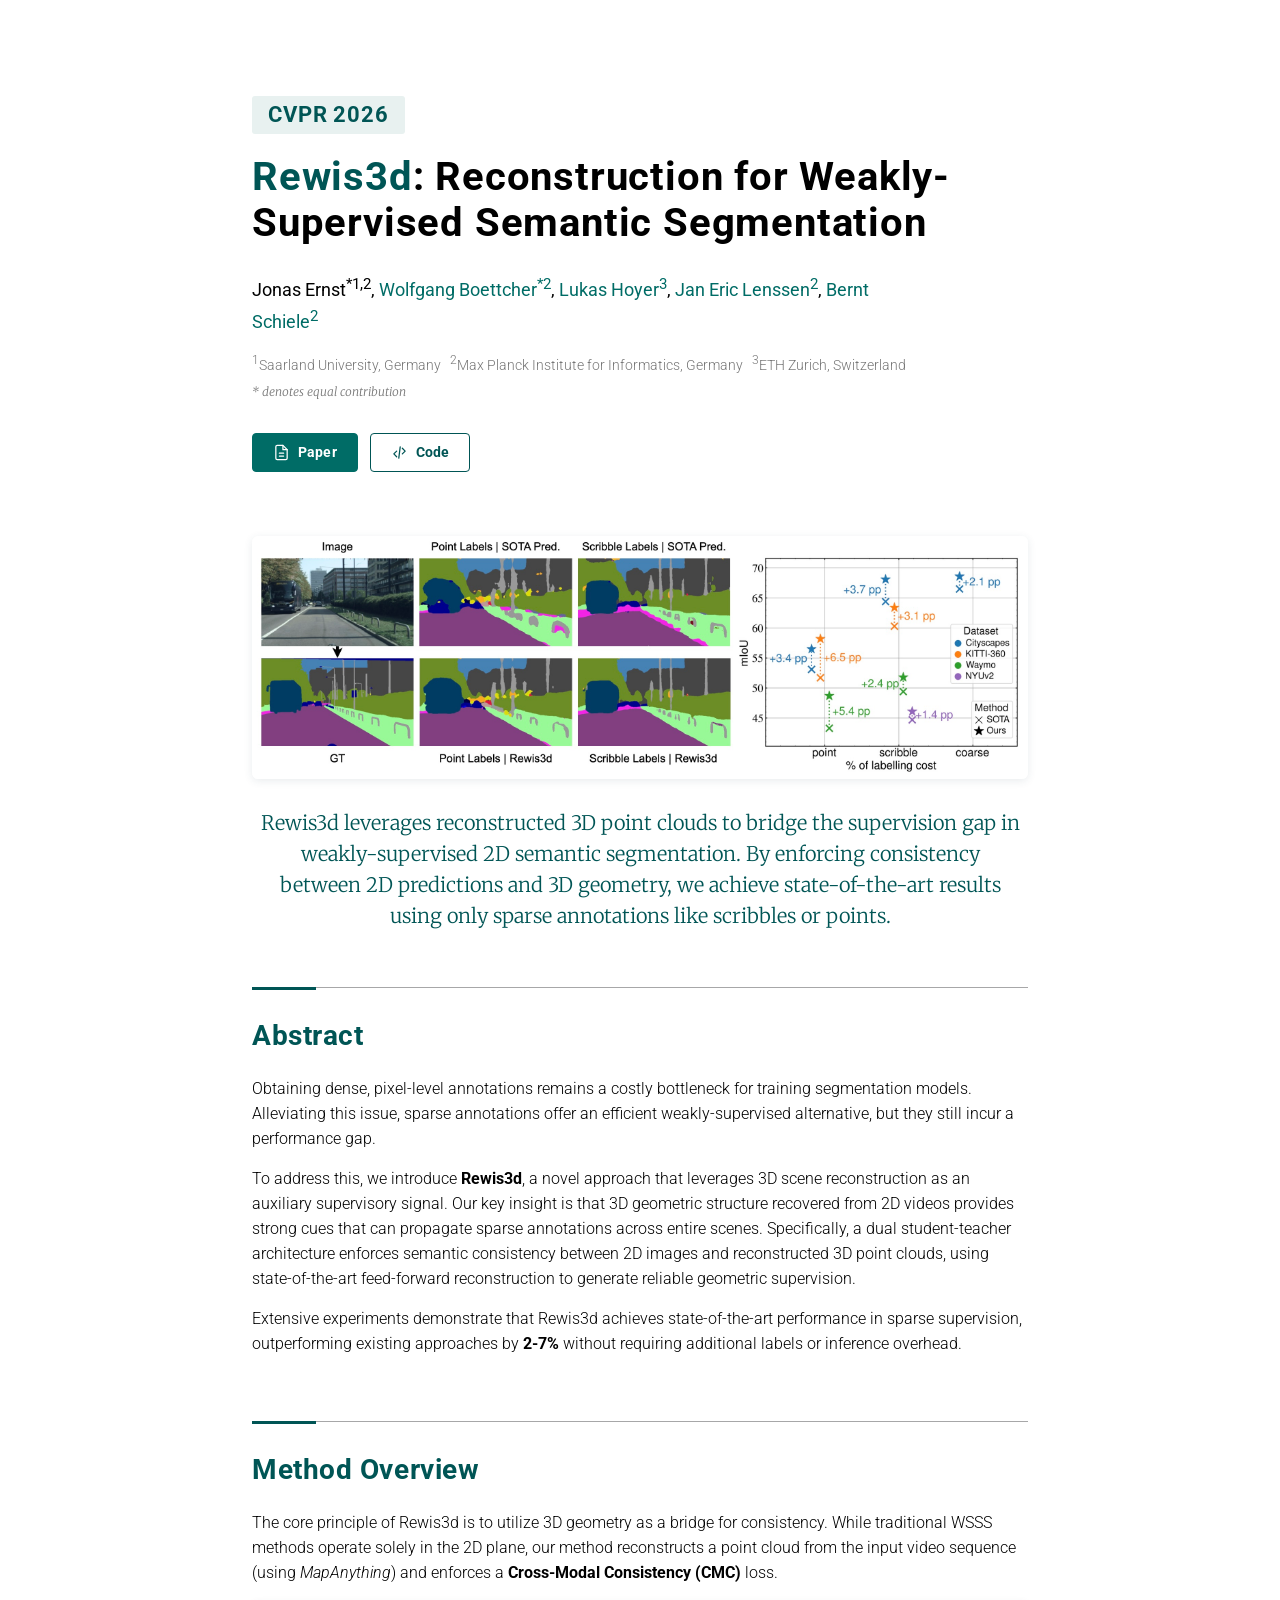
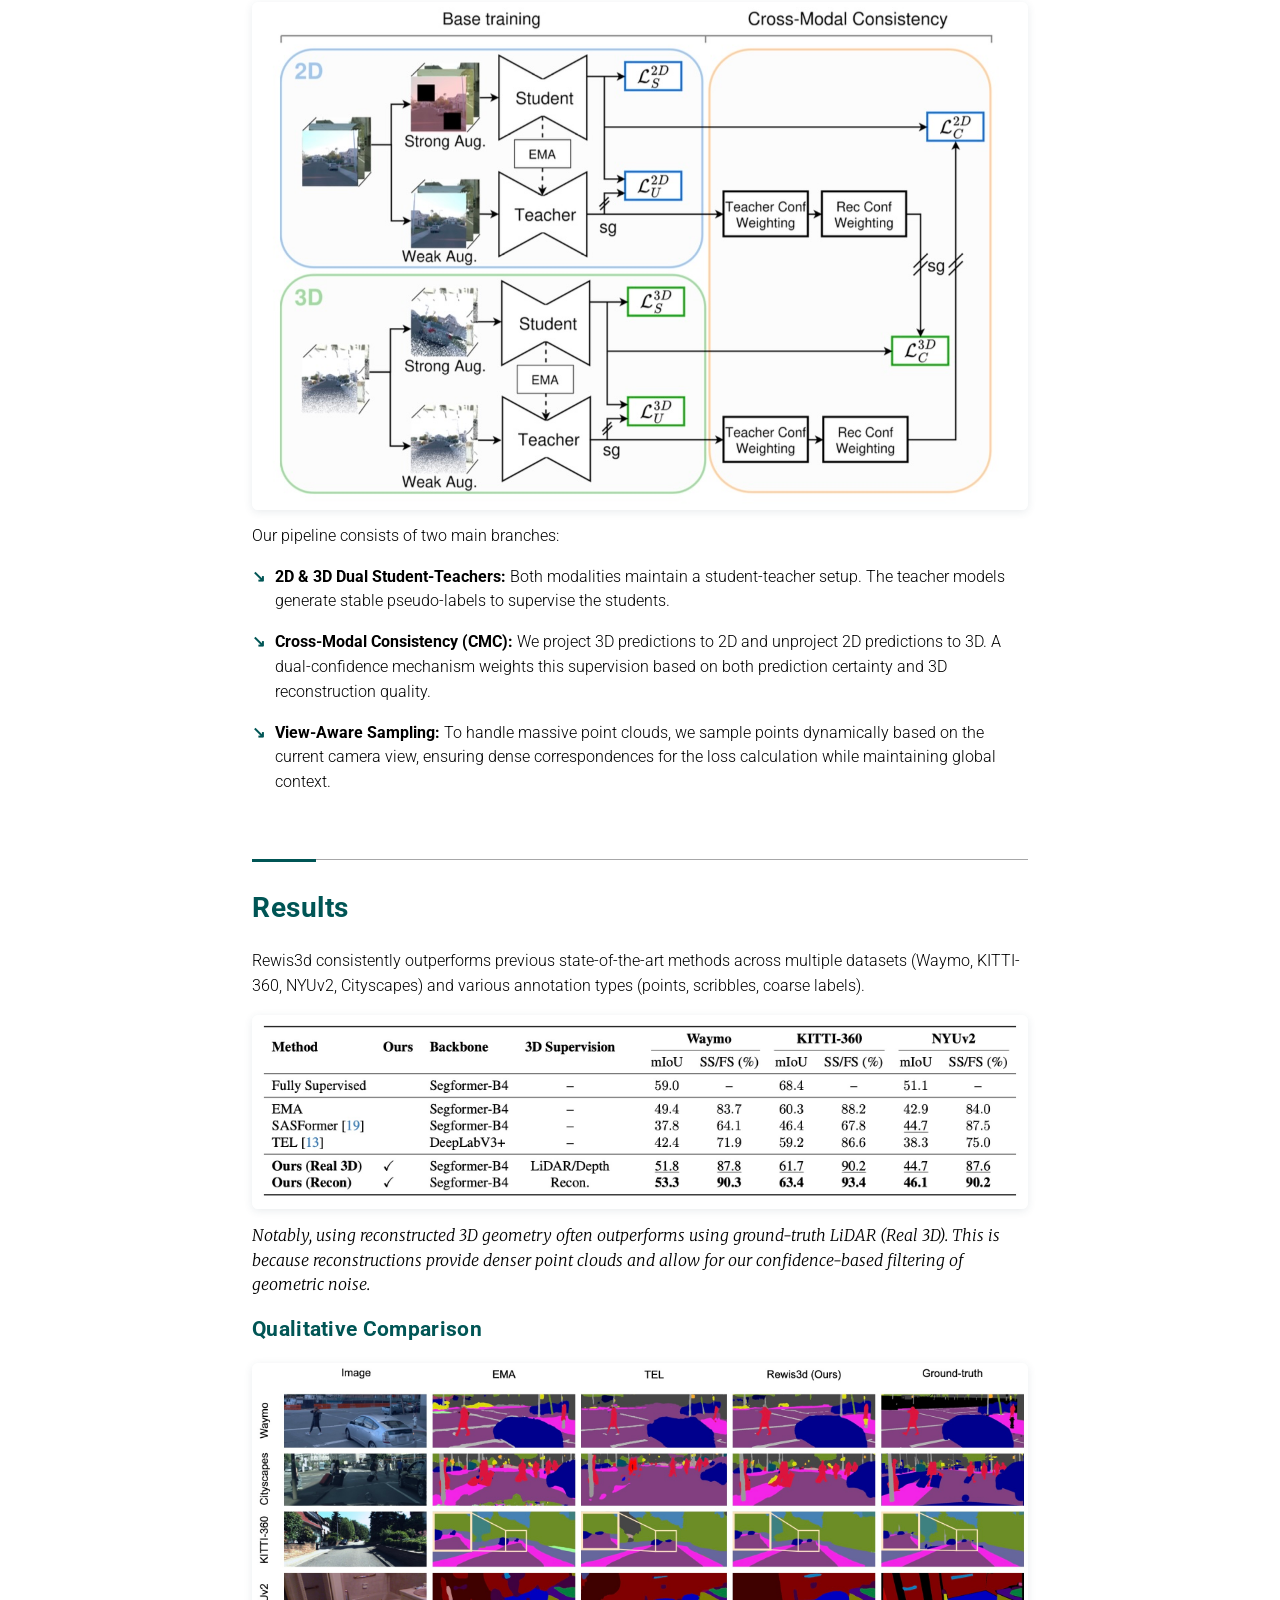
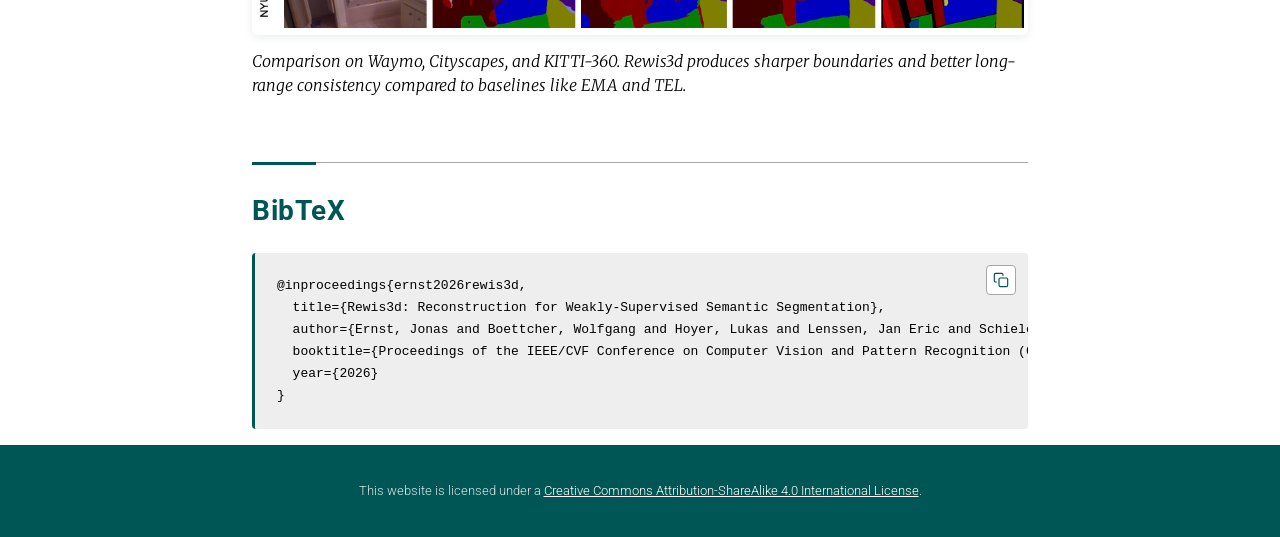
<file: index.html>
<!DOCTYPE html>
<html lang="en">
<head>
  <meta charset="utf-8">
  <meta name="description"
        content="Rewis3d: Reconstruction for Weakly-Supervised Semantic Segmentation">
  <meta name="keywords" content="Rewis3d, Semantic Segmentation, Weak Supervision, 3D Reconstruction, CVPR">
  <meta name="viewport" content="width=device-width, initial-scale=1">
  <title>Rewis3d: Reconstruction for Weakly-Supervised Semantic Segmentation</title>

  <link rel="preconnect" href="https://fonts.googleapis.com">
  <link rel="preconnect" href="https://fonts.gstatic.com" crossorigin>
  <link href="https://fonts.googleapis.com/css2?family=Roboto:ital,wght@0,300;0,400;0,500;0,700;1,300;1,400;1,500;1,700&family=Merriweather:ital,wght@0,300;0,400;0,700;1,300;1,400;1,700&display=swap"
        rel="stylesheet">
  <link rel="stylesheet" href="css/styles.css">
  <link rel="icon" href="figures/icon_small.jpeg" type="image/jpeg">
</head>
<body>

<section class="hero">
  <span class="badge">CVPR 2026</span>

  <h1 class="hero-title"><span class="accent">Rewis3d</span>: Reconstruction for Weakly-Supervised Semantic Segmentation</h1>

  <div class="authors">
    <span>Jonas Ernst<sup>*1,2</sup></span>,
    <a href="https://wbkit.github.io/" target="_blank" rel="noopener">Wolfgang Boettcher<sup>*2</sup></a>,
    <a href="https://lhoyer.github.io/" target="_blank" rel="noopener">Lukas Hoyer<sup>3</sup></a>,
    <a href="https://janericlenssen.github.io/" target="_blank" rel="noopener">Jan Eric Lenssen<sup>2</sup></a>,
    <a href="https://www.mpi-inf.mpg.de/departments/computer-vision-and-machine-learning/people/bernt-schiele" target="_blank" rel="noopener">Bernt Schiele<sup>2</sup></a>
  </div>

  <div class="affiliations">
    <sup>1</sup>Saarland University, Germany&nbsp;&nbsp;&nbsp;<sup>2</sup>Max Planck Institute for Informatics, Germany&nbsp;&nbsp;&nbsp;<sup>3</sup>ETH Zurich, Switzerland
  </div>

  <div class="contrib-note">* denotes equal contribution</div>

  <div class="hero-actions">
    <a class="btn btn-primary" href="https://arxiv.org/abs/2603.06374" target="_blank" rel="noopener">
      <svg viewBox="0 0 24 24" fill="none" stroke="currentColor" stroke-width="1.75" stroke-linecap="round" stroke-linejoin="round"><path d="M14 2H6a2 2 0 0 0-2 2v16a2 2 0 0 0 2 2h12a2 2 0 0 0 2-2V8z"/><path d="M14 2v6h6"/><path d="M9 13h6M9 17h6"/></svg>
      <span>Paper</span>
    </a>
    <a class="btn btn-secondary" href="https://github.com/Rewis3d-MPI/Rewis3d" target="_blank" rel="noopener">
      <svg viewBox="0 0 24 24" fill="none" stroke="currentColor" stroke-width="1.75" stroke-linecap="round" stroke-linejoin="round"><path d="M8 18 4 14l4-4M16 6l4 4-4 4"/><path d="M13 4 11 20"/></svg>
      <span>Code</span>
    </a>
  </div>
</section>

<section class="teaser">
  <img class="figure" src="figures/fig1.jpg" alt="Rewis3d Teaser">
  <p class="teaser-caption">Rewis3d leverages reconstructed 3D point clouds to bridge the supervision gap in weakly-supervised 2D semantic segmentation. By enforcing consistency between 2D predictions and 3D geometry, we achieve state-of-the-art results using only sparse annotations like scribbles or points.</p>
</section>

<main>

  <section class="content-section">
    <div class="rubric-rule"></div>
    <h2>Abstract</h2>
    <p>Obtaining dense, pixel-level annotations remains a costly bottleneck for training segmentation models. Alleviating this issue, sparse annotations offer an efficient weakly-supervised alternative, but they still incur a performance gap.</p>
    <p>To address this, we introduce <strong>Rewis3d</strong>, a novel approach that leverages 3D scene reconstruction as an auxiliary supervisory signal. Our key insight is that 3D geometric structure recovered from 2D videos provides strong cues that can propagate sparse annotations across entire scenes. Specifically, a dual student-teacher architecture enforces semantic consistency between 2D images and reconstructed 3D point clouds, using state-of-the-art feed-forward reconstruction to generate reliable geometric supervision.</p>
    <p>Extensive experiments demonstrate that Rewis3d achieves state-of-the-art performance in sparse supervision, outperforming existing approaches by <strong>2-7%</strong> without requiring additional labels or inference overhead.</p>
  </section>

  <section class="content-section">
    <div class="rubric-rule"></div>
    <h2>Method Overview</h2>
    <p>The core principle of Rewis3d is to utilize 3D geometry as a bridge for consistency. While traditional WSSS methods operate solely in the 2D plane, our method reconstructs a point cloud from the input video sequence (using <em>MapAnything</em>) and enforces a <strong>Cross-Modal Consistency (CMC)</strong> loss.</p>
    <img src="figures/fig3.jpg" alt="Rewis3d Architecture">
    <p>Our pipeline consists of two main branches:</p>
    <div class="method-list">
      <div class="method-item"><span class="arrow">&#8600;</span><span><strong>2D &amp; 3D Dual Student-Teachers:</strong> Both modalities maintain a student-teacher setup. The teacher models generate stable pseudo-labels to supervise the students.</span></div>
      <div class="method-item"><span class="arrow">&#8600;</span><span><strong>Cross-Modal Consistency (CMC):</strong> We project 3D predictions to 2D and unproject 2D predictions to 3D. A dual-confidence mechanism weights this supervision based on both prediction certainty and 3D reconstruction quality.</span></div>
      <div class="method-item"><span class="arrow">&#8600;</span><span><strong>View-Aware Sampling:</strong> To handle massive point clouds, we sample points dynamically based on the current camera view, ensuring dense correspondences for the loss calculation while maintaining global context.</span></div>
    </div>
  </section>

  <section class="content-section">
    <div class="rubric-rule"></div>
    <h2>Results</h2>
    <p>Rewis3d consistently outperforms previous state-of-the-art methods across multiple datasets (Waymo, KITTI-360, NYUv2, Cityscapes) and various annotation types (points, scribbles, coarse labels).</p>
    <img src="figures/tab1.jpg" alt="Quantitative Results">
    <p class="caption">Notably, using reconstructed 3D geometry often outperforms using ground-truth LiDAR (Real 3D). This is because reconstructions provide denser point clouds and allow for our confidence-based filtering of geometric noise.</p>

    <h3>Qualitative Comparison</h3>
    <img src="figures/fig5.jpg" alt="Qualitative Results">
    <p class="caption">Comparison on Waymo, Cityscapes, and KITTI-360. Rewis3d produces sharper boundaries and better long-range consistency compared to baselines like EMA and TEL.</p>
  </section>

  <section class="content-section">
    <div class="rubric-rule"></div>
    <h2>BibTeX</h2>
    <div class="bibtex-box">
      <pre><code id="bibtex-code">@inproceedings{ernst2026rewis3d,
  title={Rewis3d: Reconstruction for Weakly-Supervised Semantic Segmentation},
  author={Ernst, Jonas and Boettcher, Wolfgang and Hoyer, Lukas and Lenssen, Jan Eric and Schiele, Bernt},
  booktitle={Proceedings of the IEEE/CVF Conference on Computer Vision and Pattern Recognition (CVPR)},
  year={2026}
}</code></pre>
      <button class="copy-btn" id="copy-btn" type="button" aria-label="Copy BibTeX" onclick="copyBibtex()">
        <svg class="icon-copy" viewBox="0 0 24 24" fill="none" stroke="currentColor" stroke-width="1.75" stroke-linecap="round" stroke-linejoin="round"><rect x="9" y="9" width="13" height="13" rx="2"/><path d="M5 15H4a2 2 0 0 1-2-2V4a2 2 0 0 1 2-2h9a2 2 0 0 1 2 2v1"/></svg>
        <svg class="icon-check" viewBox="0 0 24 24" fill="none" stroke="currentColor" stroke-width="1.9" stroke-linecap="round" stroke-linejoin="round"><path d="M20 6 9 17l-5-5"/></svg>
      </button>
    </div>
  </section>

</main>

<footer class="site-footer">
  <div class="container">
    <p>This website is licensed under a <a rel="license" href="http://creativecommons.org/licenses/by-sa/4.0/" target="_blank" rel="noopener">Creative Commons Attribution-ShareAlike 4.0 International License</a>.</p>
  </div>
</footer>

<script>
function copyBibtex() {
  const text = document.getElementById('bibtex-code').innerText;
  const btn = document.getElementById('copy-btn');
  const markCopied = () => {
    btn.classList.add('copied');
    clearTimeout(window.__bibtexCopyTimer);
    window.__bibtexCopyTimer = setTimeout(() => btn.classList.remove('copied'), 1600);
  };

  if (navigator.clipboard && navigator.clipboard.writeText) {
    navigator.clipboard.writeText(text).then(markCopied).catch(() => {});
  }
}
</script>
</body>
</html>
</file>
<file: css/styles.css>
/* ============================================================
   MPI Informatics design tokens (Max Planck corporate design)
   ============================================================ */
:root {
  --mpg-green:        #006c66;
  --mpg-green-dark:   #005555;
  --mpg-black:        #000000;
  --mpg-grey-dark:    #777777;
  --mpg-grey:         #a7a7a8;
  --mpg-grey-light:   #eeeeee;
  --mpg-white:        #ffffff;

  --accent:           var(--mpg-green-dark);

  --text-heading:     var(--mpg-green-dark);
  --text-body:        var(--mpg-black);
  --text-muted:       var(--mpg-grey-dark);
  --text-caption:     var(--mpg-grey-dark);
  --text-link:        var(--mpg-green);

  --surface-subtle:   var(--mpg-grey-light);
  --surface-badge:    #e8f1f0;
  --surface-hover:    #f2f8f7;
  --border-default:   var(--mpg-grey);

  --font-sans:        'Roboto', Arial, 'Helvetica Neue', sans-serif;
  --font-serif:       'Merriweather', Georgia, 'Times New Roman', serif;
  --leading-body:      1.55;

  --radius-sm:  3px;
  --radius-md:  4px;
  --radius-lg:  6px;

  --shadow-md:  0 2px 8px rgba(41, 72, 93, 0.10);
  --shadow-focus: 0 0 0 3px rgba(0, 177, 234, 0.40);

  --ease-standard: cubic-bezier(0.2, 0, 0.2, 1);
  --duration-fast: 120ms;

  --overlay-hover: rgba(0, 0, 0, 0.04);
}

* { box-sizing: border-box; }

body {
  margin: 0;
  font-family: var(--font-sans);
  background: var(--mpg-white);
  color: var(--text-body);
  font-weight: 300;
  line-height: var(--leading-body);
  -webkit-font-smoothing: antialiased;
}

/* ============ HERO ============ */
.hero {
  max-width: 840px;
  margin: 0 auto;
  padding: 96px 32px 56px;
  display: flex;
  flex-direction: column;
  align-items: flex-start;
}

.badge {
  display: inline-flex;
  align-items: center;
  gap: 8px;
  font-weight: 700;
  font-size: 22px;
  letter-spacing: 0.04em;
  text-transform: uppercase;
  padding: 6px 16px;
  border-radius: var(--radius-sm);
  background: var(--surface-badge);
  color: var(--accent);
  line-height: 1.2;
}

.hero-title {
  margin: 20px 0 0;
  font-weight: 700;
  font-size: 2.5rem;
  line-height: 1.14;
  letter-spacing: 0.02em;
  color: var(--text-body);
  text-align: left;
  max-width: 720px;
}

.hero-title .accent { color: var(--accent); }

.authors {
  margin-top: 26px;
  font-size: 18px;
  font-weight: 400;
  line-height: 1.6;
  max-width: 680px;
}

.authors a {
  color: var(--text-link);
  text-decoration: none;
}

.authors a:hover { text-decoration: underline; }

.affiliations {
  margin-top: 14px;
  font-size: 14px;
  font-weight: 300;
  color: var(--text-muted);
  max-width: 680px;
}

.contrib-note {
  margin-top: 6px;
  font-size: 12px;
  font-weight: 300;
  font-style: italic;
  font-family: var(--font-serif);
  color: var(--text-caption);
}

.hero-actions {
  display: flex;
  gap: 12px;
  margin-top: 32px;
  flex-wrap: wrap;
}

.btn {
  display: inline-flex;
  align-items: center;
  justify-content: center;
  gap: 8px;
  font-family: var(--font-sans);
  font-weight: 700;
  font-size: 14px;
  letter-spacing: 0.01em;
  line-height: 1.1;
  padding: 10px 20px;
  border-radius: var(--radius-md);
  text-decoration: none;
  white-space: nowrap;
  cursor: pointer;
  transition: background var(--duration-fast) var(--ease-standard),
              border-color var(--duration-fast) var(--ease-standard),
              box-shadow var(--duration-fast) var(--ease-standard);
}

.btn svg { width: 17px; height: 17px; }

.btn-primary {
  background: var(--mpg-green);
  color: var(--mpg-white);
  border: 1px solid var(--mpg-green);
}

.btn-primary:hover {
  background: var(--mpg-green-dark);
  border-color: var(--mpg-green-dark);
}

.btn-secondary {
  background: var(--mpg-white);
  color: var(--mpg-green-dark);
  border: 1px solid var(--mpg-green-dark);
}

.btn-secondary:hover {
  background: var(--surface-hover);
}

.btn:focus-visible {
  box-shadow: var(--shadow-focus);
  outline: none;
}

/* ============ TEASER ============ */
.teaser {
  max-width: 840px;
  margin: 0 auto;
  padding: 8px 32px 0;
}

.figure {
  width: 100%;
  display: block;
  border-radius: var(--radius-lg);
  box-shadow: var(--shadow-md);
}

.teaser-caption {
  max-width: 760px;
  margin: 28px auto 0;
  font-family: var(--font-serif);
  font-weight: 300;
  font-size: 1.25rem;
  line-height: 1.55;
  color: var(--accent);
  text-align: center;
}

/* ============ CONTENT SECTIONS ============ */
.content-section {
  max-width: 840px;
  margin: 0 auto;
  padding: 56px 32px 8px;
}

.rubric-rule {
  position: relative;
  height: 3px;
  width: 100%;
  margin-bottom: 24px;
}

.rubric-rule::before {
  content: '';
  position: absolute;
  left: 0; top: 0;
  height: 1px; width: 100%;
  background: var(--mpg-grey);
}

.rubric-rule::after {
  content: '';
  position: absolute;
  left: 0; top: 0;
  height: 3px; width: 64px;
  background: var(--accent);
}

.content-section h2 {
  margin: 0 0 20px;
  font-weight: 700;
  font-size: 1.75rem;
  letter-spacing: 0.02em;
  color: var(--accent);
}

.content-section h3 {
  margin: 0 0 18px;
  font-weight: 700;
  font-size: 1.3rem;
  letter-spacing: 0.015em;
  color: var(--text-heading);
}

.content-section p {
  margin: 0 0 16px;
  font-size: 1rem;
  font-weight: 300;
  line-height: var(--leading-body);
  color: var(--text-body);
}

.content-section p:last-child { margin-bottom: 0; }

.content-section img {
  width: 100%;
  display: block;
  border-radius: var(--radius-lg);
  box-shadow: var(--shadow-md);
  margin-bottom: 14px;
}

.caption {
  font-family: var(--font-serif);
  font-weight: 300;
  font-style: italic;
  font-size: 13px;
  line-height: 1.5;
  color: var(--text-caption);
}

.method-list {
  display: flex;
  flex-direction: column;
  gap: 16px;
}

.method-item {
  display: flex;
  gap: 10px;
  font-size: 1rem;
  font-weight: 300;
  line-height: var(--leading-body);
  color: var(--text-body);
}

.method-item .arrow {
  color: var(--accent);
  font-weight: 700;
  flex: none;
}

/* ============ BIBTEX ============ */
.bibtex-box { position: relative; }

.bibtex-box pre {
  margin: 0;
  background: var(--surface-subtle);
  border-left: 3px solid var(--accent);
  border-radius: var(--radius-md);
  padding: 22px 60px 22px 22px;
  font-family: 'Roboto Mono', Menlo, Consolas, monospace;
  font-size: 13px;
  line-height: 1.7;
  color: var(--text-body);
  overflow-x: auto;
}

.copy-btn {
  position: absolute;
  top: 12px;
  right: 12px;
  display: inline-flex;
  align-items: center;
  justify-content: center;
  width: 30px;
  height: 30px;
  border-radius: var(--radius-md);
  background: var(--mpg-white);
  color: var(--mpg-green-dark);
  border: 1px solid var(--border-default);
  cursor: pointer;
  transition: background var(--duration-fast) var(--ease-standard);
}

.copy-btn:hover { background: var(--overlay-hover); }
.copy-btn svg { width: 16px; height: 16px; display: block; }
.copy-btn .icon-check { display: none; }
.copy-btn.copied .icon-copy { display: none; }
.copy-btn.copied .icon-check { display: block; }

/* ============ FOOTER ============ */
.site-footer {
  background: var(--accent);
  color: #fff;
  margin-top: 8px;
}

.site-footer .container {
  max-width: 840px;
  margin: 0 auto;
  padding: 36px 32px;
  display: flex;
  flex-direction: column;
  gap: 8px;
  align-items: center;
  text-align: center;
}

.site-footer p {
  margin: 0;
  font-size: 13px;
  font-weight: 300;
  color: rgba(255, 255, 255, 0.85);
  max-width: 620px;
}

.site-footer a {
  color: #fff;
  text-decoration: underline;
}

@media (max-width: 600px) {
  .hero { padding: 64px 20px 40px; }
  .content-section { padding: 40px 20px 8px; }
  .teaser { padding: 8px 20px 0; }
  .hero-title { font-size: 2rem; }
}
</file>
